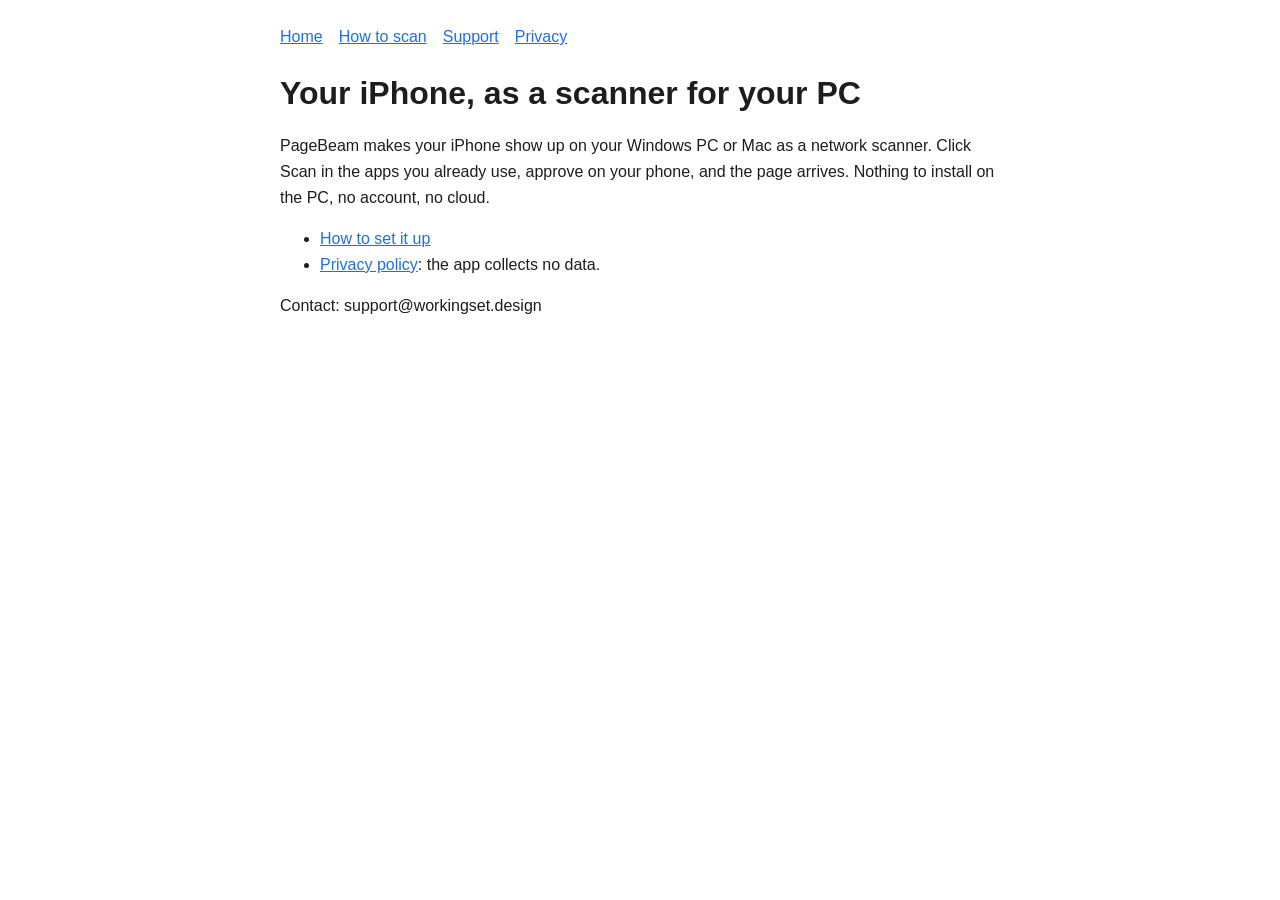
<file: index.html>
<!DOCTYPE html>
<html xmlns="http://www.w3.org/1999/xhtml" lang="en" xml:lang="en">
<head>
  <meta charset="utf-8" />
  <meta name="generator" content="pandoc" />
  <meta name="viewport" content="width=device-width, initial-scale=1.0, user-scalable=yes" />
  <title>PageBeam: use your iPhone as a scanner for your PC or Mac</title>
  <meta name="description" content="PageBeam turns your iPhone into a Wi-Fi network scanner that your Windows PC or Mac already knows how to use. No software to install, no account, no cloud." />
  <link rel="canonical" href="https://armandxc.github.io/pagebeam/" />
  <meta property="og:type" content="website" />
  <meta property="og:site_name" content="PageBeam" />
  <meta property="og:title" content="PageBeam: use your iPhone as a scanner for your PC or Mac" />
  <meta property="og:description" content="PageBeam turns your iPhone into a Wi-Fi network scanner that your Windows PC or Mac already knows how to use. No software to install, no account, no cloud." />
  <meta property="og:url" content="https://armandxc.github.io/pagebeam/" />
  <meta name="twitter:card" content="summary" />
  <style>
    code{white-space: pre-wrap;}
    span.smallcaps{font-variant: small-caps;}
    div.columns{display: flex; gap: min(4vw, 1.5em);}
    div.column{flex: auto; overflow-x: auto;}
    div.hanging-indent{margin-left: 1.5em; text-indent: -1.5em;}
    /* The extra [class] is a hack that increases specificity enough to
       override a similar rule in reveal.js */
    ul.task-list[class]{list-style: none;}
    ul.task-list li input[type="checkbox"] {
      font-size: inherit;
      width: 0.8em;
      margin: 0 0.8em 0.2em -1.6em;
      vertical-align: middle;
    }
    .display.math{display: block; text-align: center; margin: 0.5rem auto;}
  </style>
  <link rel="stylesheet" href="style.css" />
</head>
<body>
<nav><a href="index.html">Home</a><a href="how-to-scan-iphone-to-pc.html">How to scan</a><a href="support.html">Support</a><a href="privacy.html">Privacy</a></nav>
<h1 id="your-iphone-as-a-scanner-for-your-pc">Your iPhone, as a scanner
for your PC</h1>
<p>PageBeam makes your iPhone show up on your Windows PC or Mac as a network
scanner. Click Scan in the apps you already use, approve on your phone,
and the page arrives. Nothing to install on the PC, no account, no
cloud.</p>
<ul>
<li><a href="support.html">How to set it up</a></li>
<li><a href="privacy.html">Privacy policy</a>: the app collects no
data.</li>
</ul>
<p>Contact: support@workingset.design</p>
</body>
</html>
</file>
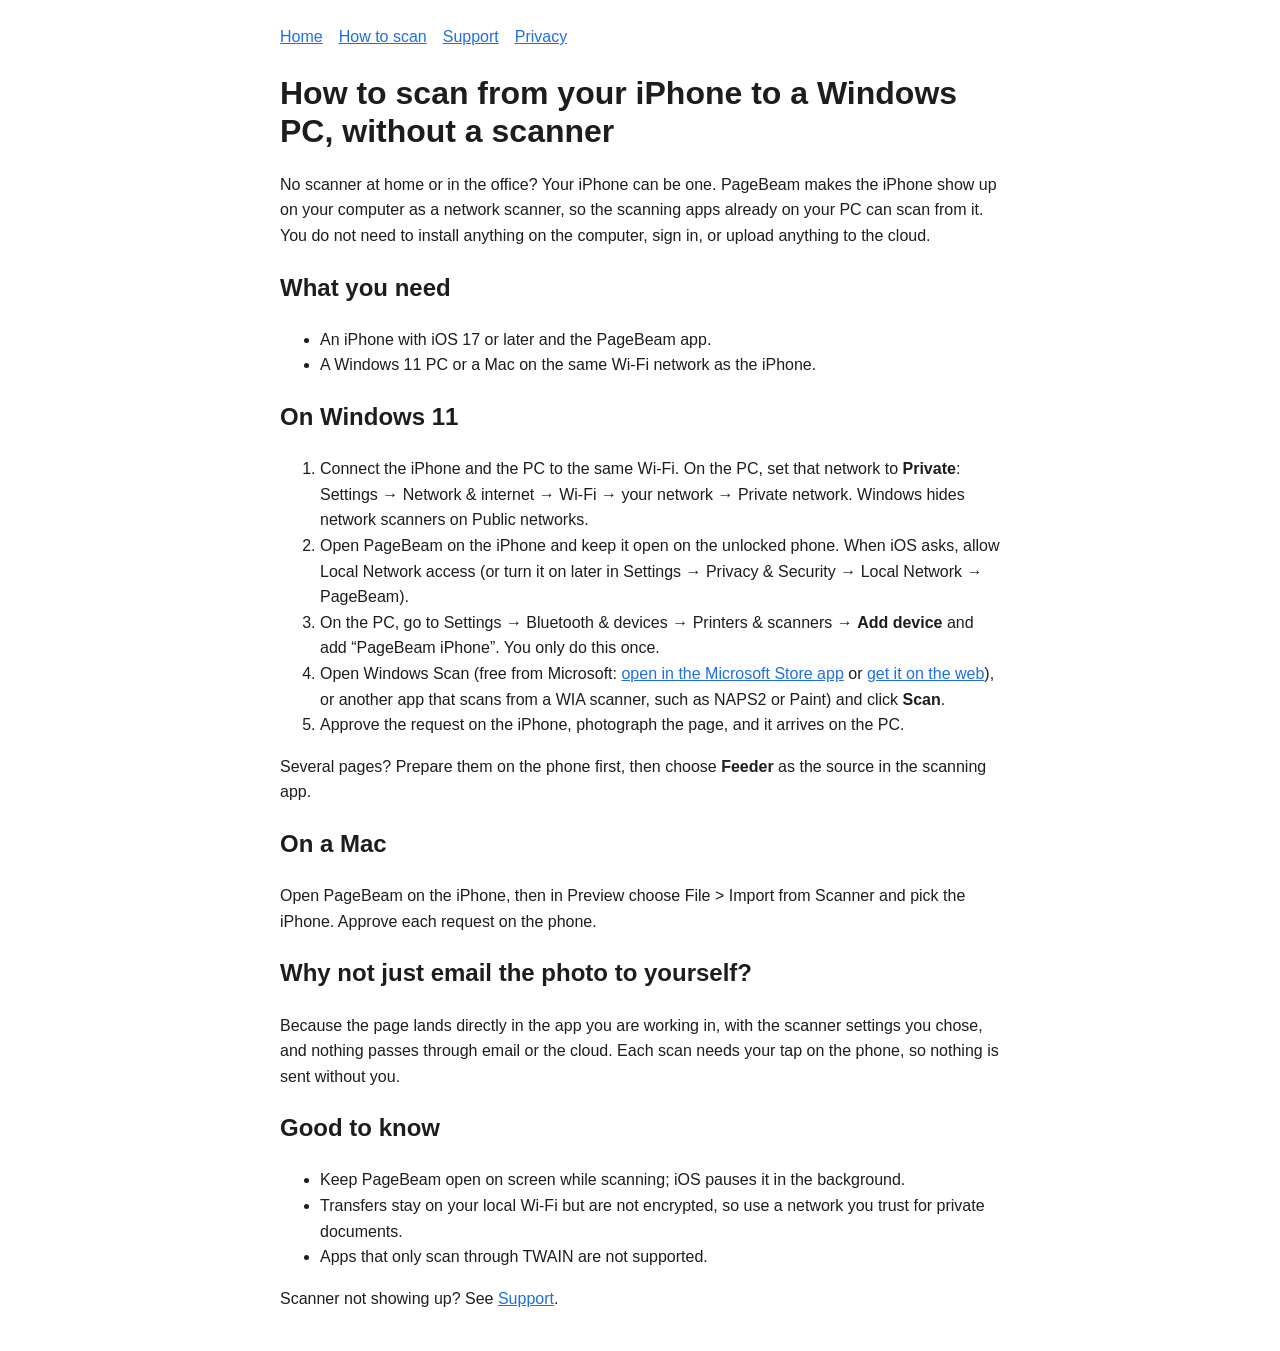
<file: how-to-scan-iphone-to-pc.html>
<!DOCTYPE html>
<html xmlns="http://www.w3.org/1999/xhtml" lang="en" xml:lang="en">
<head>
  <meta charset="utf-8" />
  <meta name="generator" content="pandoc" />
  <meta name="viewport" content="width=device-width, initial-scale=1.0, user-scalable=yes" />
  <title>How to scan from your iPhone to a Windows PC without a scanner</title>
  <meta name="description" content="Use your iPhone as a Wi-Fi scanner for Windows 11 or Mac. Add it once in Printers &amp; scanners, then click Scan in Windows Scan and approve on your phone. No PC software." />
  <link rel="canonical" href="https://armandxc.github.io/pagebeam/how-to-scan-iphone-to-pc.html" />
  <meta property="og:type" content="website" />
  <meta property="og:site_name" content="PageBeam" />
  <meta property="og:title" content="How to scan from your iPhone to a Windows PC without a scanner" />
  <meta property="og:description" content="Use your iPhone as a Wi-Fi scanner for Windows 11 or Mac. Add it once in Printers &amp; scanners, then click Scan in Windows Scan and approve on your phone. No PC software." />
  <meta property="og:url" content="https://armandxc.github.io/pagebeam/how-to-scan-iphone-to-pc.html" />
  <meta name="twitter:card" content="summary" />
  <style>
    code{white-space: pre-wrap;}
    span.smallcaps{font-variant: small-caps;}
    div.columns{display: flex; gap: min(4vw, 1.5em);}
    div.column{flex: auto; overflow-x: auto;}
    div.hanging-indent{margin-left: 1.5em; text-indent: -1.5em;}
    /* The extra [class] is a hack that increases specificity enough to
       override a similar rule in reveal.js */
    ul.task-list[class]{list-style: none;}
    ul.task-list li input[type="checkbox"] {
      font-size: inherit;
      width: 0.8em;
      margin: 0 0.8em 0.2em -1.6em;
      vertical-align: middle;
    }
    .display.math{display: block; text-align: center; margin: 0.5rem auto;}
  </style>
  <link rel="stylesheet" href="style.css" />
</head>
<body>
<nav><a href="index.html">Home</a><a href="how-to-scan-iphone-to-pc.html">How to scan</a><a href="support.html">Support</a><a href="privacy.html">Privacy</a></nav>
<h1 id="how-to-scan">How to scan from your iPhone to a Windows PC, without a scanner</h1>
<p>No scanner at home or in the office? Your iPhone can be one. PageBeam
makes the iPhone show up on your computer as a network scanner, so the
scanning apps already on your PC can scan from it. You do not need to
install anything on the computer, sign in, or upload anything to the
cloud.</p>
<h2 id="what-you-need">What you need</h2>
<ul>
<li>An iPhone with iOS 17 or later and the PageBeam app.</li>
<li>A Windows 11 PC or a Mac on the same Wi-Fi network as the
iPhone.</li>
</ul>
<h2 id="windows">On Windows 11</h2>
<ol type="1">
<li>Connect the iPhone and the PC to the same Wi-Fi. On the PC, set
that network to <strong>Private</strong>: Settings → Network &amp;
internet → Wi-Fi → your network → Private network. Windows hides network
scanners on Public networks.</li>
<li>Open PageBeam on the iPhone and keep it open on the unlocked phone.
When iOS asks, allow Local Network access (or turn it on later in
Settings → Privacy &amp; Security → Local Network → PageBeam).</li>
<li>On the PC, go to Settings → Bluetooth &amp; devices → Printers &amp;
scanners → <strong>Add device</strong> and add “PageBeam iPhone”. You
only do this once.</li>
<li>Open Windows Scan (free from Microsoft: <a
href="ms-windows-store://pdp/?productid=9WZDNCRFJ3PT">open in the
Microsoft Store app</a> or <a
href="https://apps.microsoft.com/detail/9wzdncrfj3pt">get it on the
web</a>), or another app that scans from a WIA scanner,
such as NAPS2 or Paint) and click <strong>Scan</strong>.</li>
<li>Approve the request on the iPhone, photograph the page, and it
arrives on the PC.</li>
</ol>
<p>Several pages? Prepare them on the phone first, then choose
<strong>Feeder</strong> as the source in the scanning app.</p>
<h2 id="mac">On a Mac</h2>
<p>Open PageBeam on the iPhone, then in Preview choose File &gt; Import
from Scanner and pick the iPhone. Approve each request on the phone.</p>
<h2 id="why">Why not just email the photo to yourself?</h2>
<p>Because the page lands directly in the app you are working in, with
the scanner settings you chose, and nothing passes through email or the
cloud. Each scan needs your tap on the phone, so nothing is sent without
you.</p>
<h2 id="limits">Good to know</h2>
<ul>
<li>Keep PageBeam open on screen while scanning; iOS pauses it in the
background.</li>
<li>Transfers stay on your local Wi-Fi but are not encrypted, so use a
network you trust for private documents.</li>
<li>Apps that only scan through TWAIN are not supported.</li>
</ul>
<p>Scanner not showing up? See <a href="support.html">Support</a>.</p>
</body>
</html>
</file>
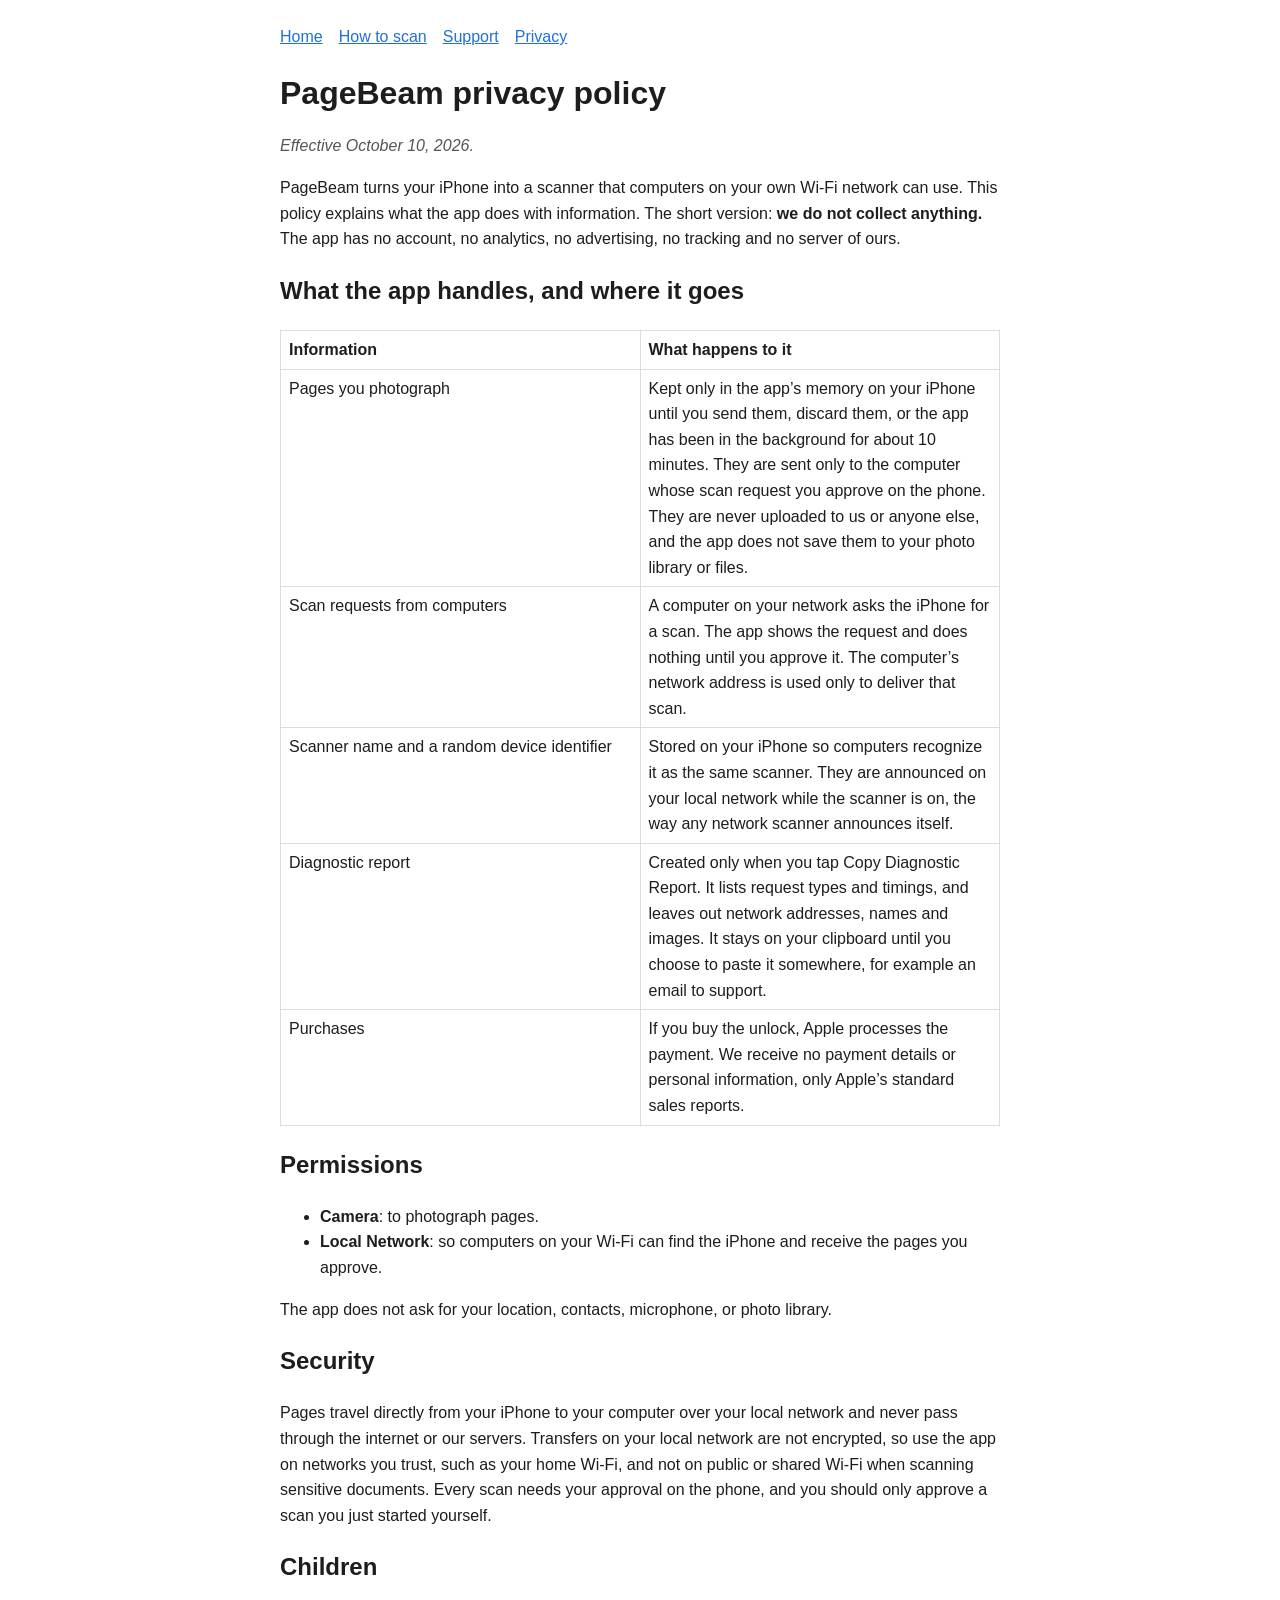
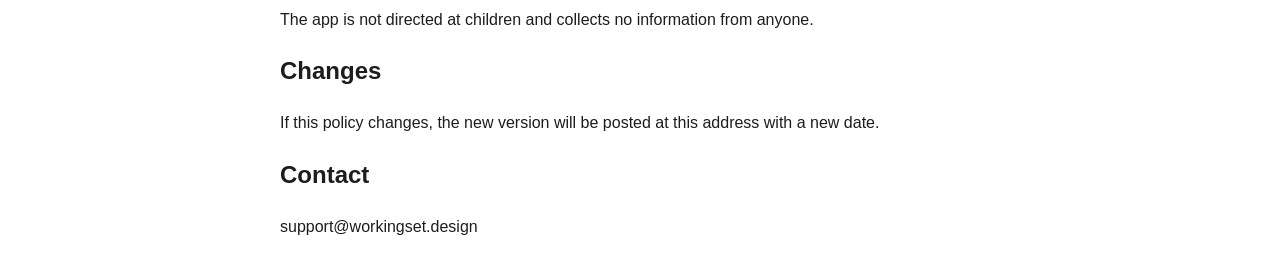
<file: privacy.html>
<!DOCTYPE html>
<html xmlns="http://www.w3.org/1999/xhtml" lang="en" xml:lang="en">
<head>
  <meta charset="utf-8" />
  <meta name="generator" content="pandoc" />
  <meta name="viewport" content="width=device-width, initial-scale=1.0, user-scalable=yes" />
  <title>PageBeam privacy policy</title>
  <meta name="description" content="PageBeam collects no data. Pages go straight from your iPhone to your computer over your local Wi-Fi." />
  <link rel="canonical" href="https://armandxc.github.io/pagebeam/privacy.html" />
  <meta property="og:type" content="website" />
  <meta property="og:site_name" content="PageBeam" />
  <meta property="og:title" content="PageBeam privacy policy" />
  <meta property="og:description" content="PageBeam collects no data. Pages go straight from your iPhone to your computer over your local Wi-Fi." />
  <meta property="og:url" content="https://armandxc.github.io/pagebeam/privacy.html" />
  <meta name="twitter:card" content="summary" />
  <style>
    code{white-space: pre-wrap;}
    span.smallcaps{font-variant: small-caps;}
    div.columns{display: flex; gap: min(4vw, 1.5em);}
    div.column{flex: auto; overflow-x: auto;}
    div.hanging-indent{margin-left: 1.5em; text-indent: -1.5em;}
    /* The extra [class] is a hack that increases specificity enough to
       override a similar rule in reveal.js */
    ul.task-list[class]{list-style: none;}
    ul.task-list li input[type="checkbox"] {
      font-size: inherit;
      width: 0.8em;
      margin: 0 0.8em 0.2em -1.6em;
      vertical-align: middle;
    }
    .display.math{display: block; text-align: center; margin: 0.5rem auto;}
  </style>
  <link rel="stylesheet" href="style.css" />
</head>
<body>
<nav><a href="index.html">Home</a><a href="how-to-scan-iphone-to-pc.html">How to scan</a><a href="support.html">Support</a><a href="privacy.html">Privacy</a></nav>
<h1 id="pagebeam-privacy-policy">PageBeam privacy policy</h1>
<p><em>Effective October 10, 2026.</em></p>
<p>PageBeam turns your iPhone into a scanner that computers on your own
Wi-Fi network can use. This policy explains what the app does with
information. The short version: <strong>we do not collect
anything.</strong> The app has no account, no analytics, no advertising,
no tracking and no server of ours.</p>
<h2 id="what-the-app-handles-and-where-it-goes">What the app handles,
and where it goes</h2>
<table>
<colgroup>
<col style="width: 50%" />
<col style="width: 50%" />
</colgroup>
<thead>
<tr class="header">
<th>Information</th>
<th>What happens to it</th>
</tr>
</thead>
<tbody>
<tr class="odd">
<td>Pages you photograph</td>
<td>Kept only in the app’s memory on your iPhone until you send them,
discard them, or the app has been in the background for about 10
minutes. They are sent only to the computer whose scan request you
approve on the phone. They are never uploaded to us or anyone else, and
the app does not save them to your photo library or files.</td>
</tr>
<tr class="even">
<td>Scan requests from computers</td>
<td>A computer on your network asks the iPhone for a scan. The app shows
the request and does nothing until you approve it. The computer’s
network address is used only to deliver that scan.</td>
</tr>
<tr class="odd">
<td>Scanner name and a random device identifier</td>
<td>Stored on your iPhone so computers recognize it as the same scanner.
They are announced on your local network while the scanner is on, the
way any network scanner announces itself.</td>
</tr>
<tr class="even">
<td>Diagnostic report</td>
<td>Created only when you tap Copy Diagnostic Report. It lists request
types and timings, and leaves out network addresses, names and images.
It stays on your clipboard until you choose to paste it somewhere, for
example an email to support.</td>
</tr>
<tr class="odd">
<td>Purchases</td>
<td>If you buy the unlock, Apple processes the payment. We receive no
payment details or personal information, only Apple’s standard sales
reports.</td>
</tr>
</tbody>
</table>
<h2 id="permissions">Permissions</h2>
<ul>
<li><strong>Camera</strong>: to photograph pages.</li>
<li><strong>Local Network</strong>: so computers on your Wi-Fi can find
the iPhone and receive the pages you approve.</li>
</ul>
<p>The app does not ask for your location, contacts, microphone, or
photo library.</p>
<h2 id="security">Security</h2>
<p>Pages travel directly from your iPhone to your computer over your
local network and never pass through the internet or our servers.
Transfers on your local network are not encrypted, so use the app on
networks you trust, such as your home Wi-Fi, and not on public or shared
Wi-Fi when scanning sensitive documents. Every scan needs your approval
on the phone, and you should only approve a scan you just started
yourself.</p>
<h2 id="children">Children</h2>
<p>The app is not directed at children and collects no information from
anyone.</p>
<h2 id="changes">Changes</h2>
<p>If this policy changes, the new version will be posted at this
address with a new date.</p>
<h2 id="contact">Contact</h2>
<p>support@workingset.design</p>
</body>
</html>
</file>
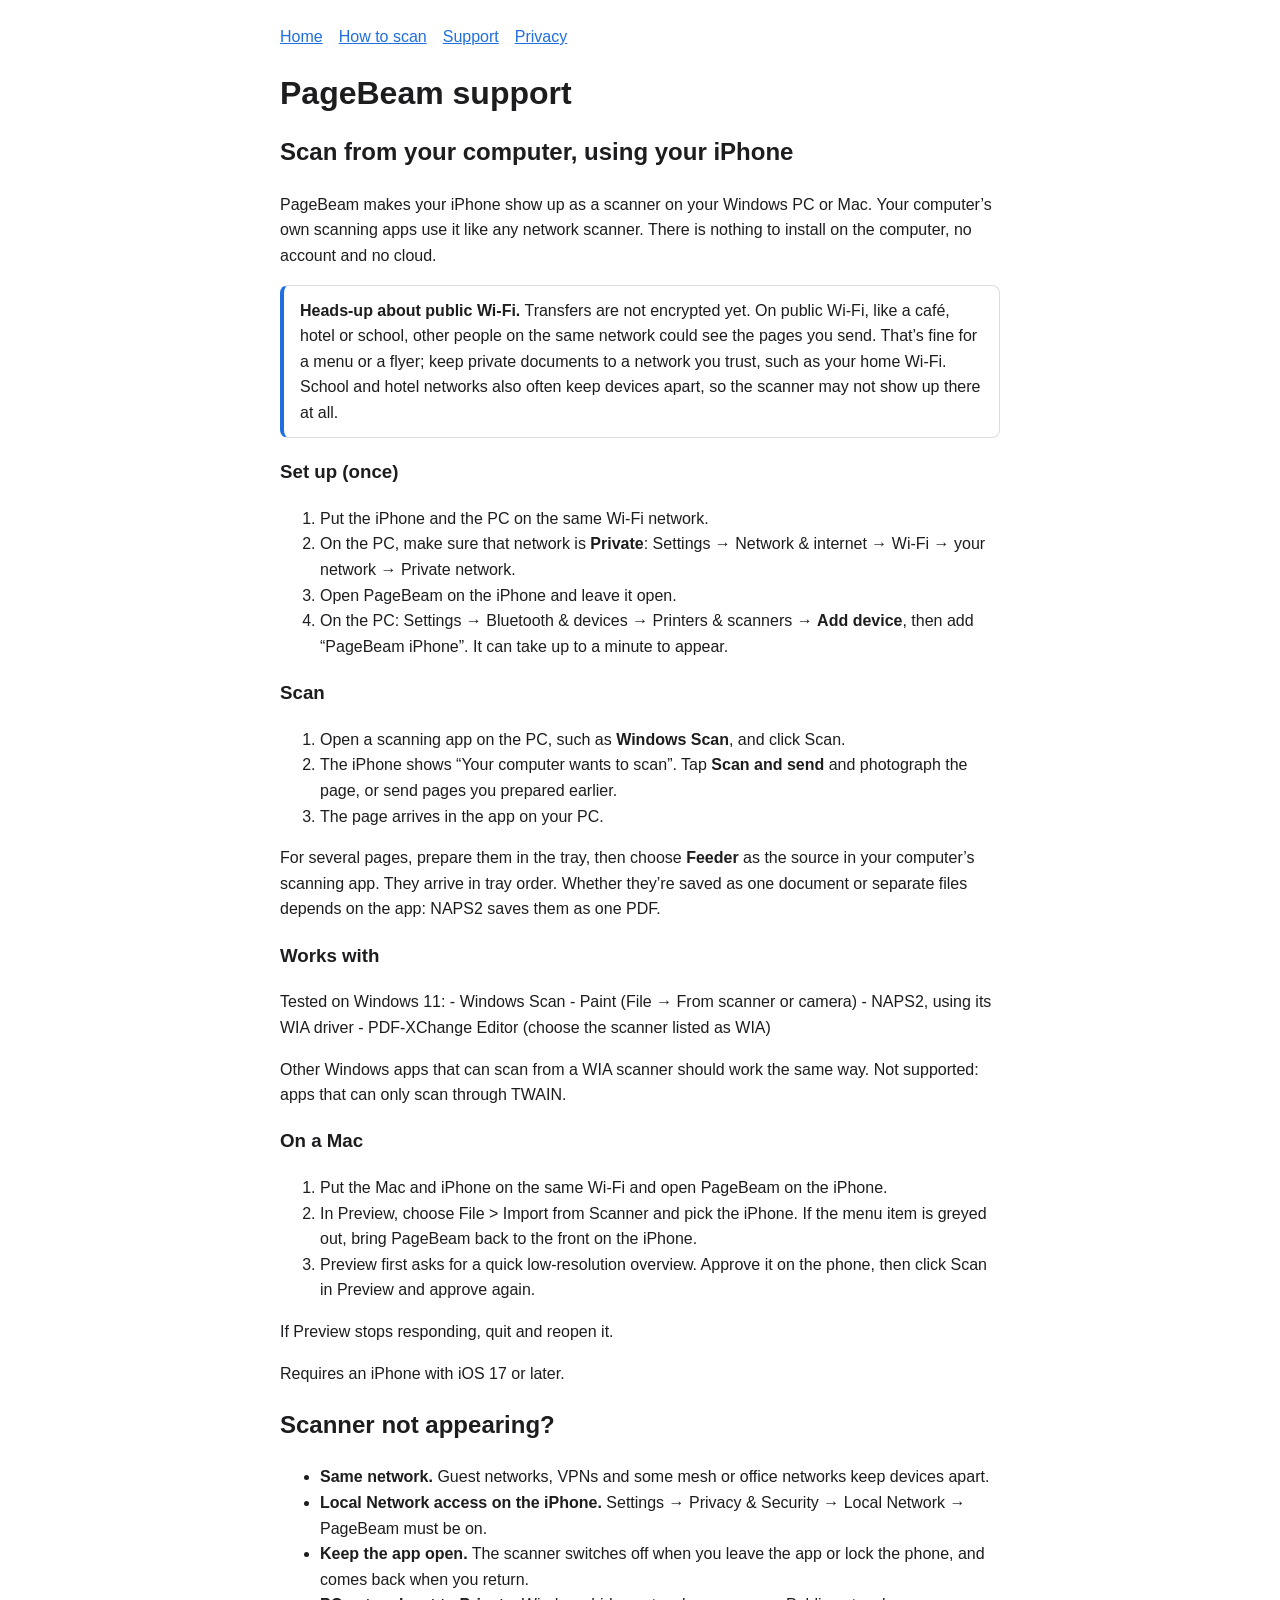
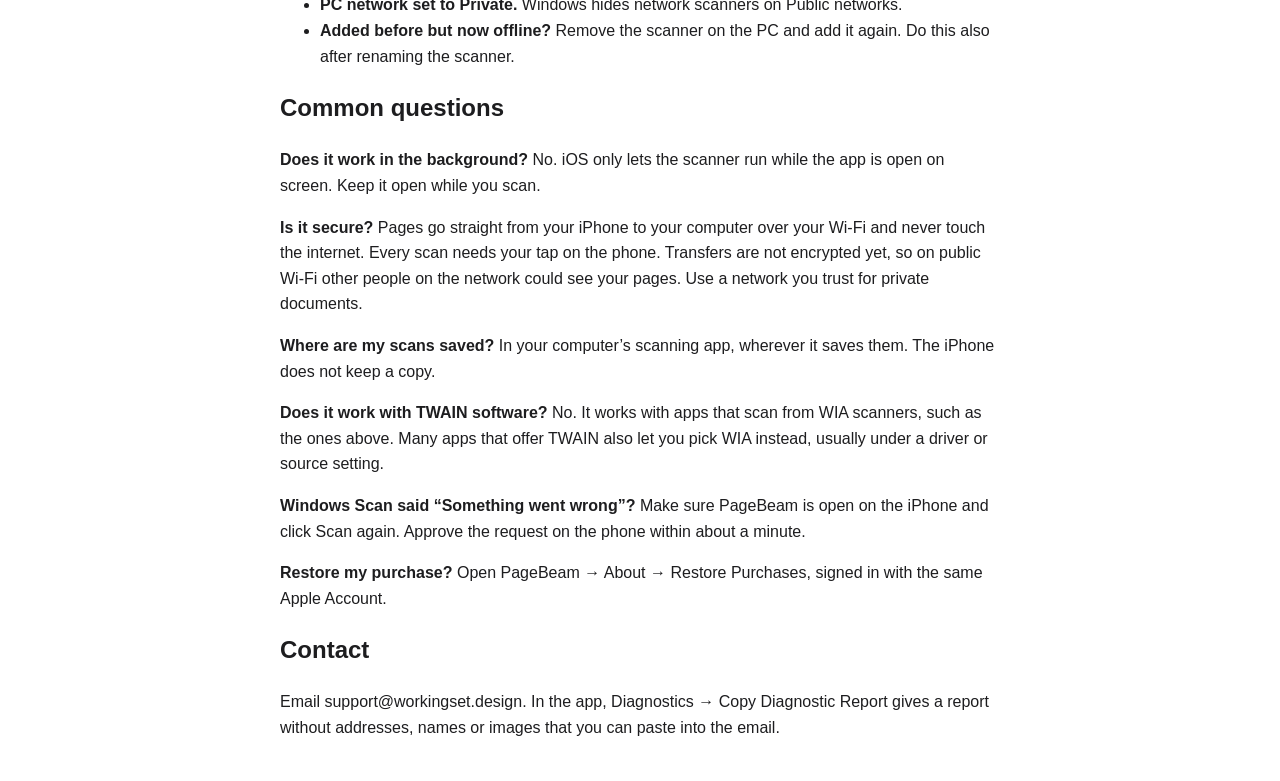
<file: support.html>
<!DOCTYPE html>
<html xmlns="http://www.w3.org/1999/xhtml" lang="en" xml:lang="en">
<head>
  <meta charset="utf-8" />
  <meta name="generator" content="pandoc" />
  <meta name="viewport" content="width=device-width, initial-scale=1.0, user-scalable=yes" />
  <title>PageBeam support: set up your iPhone as a scanner</title>
  <meta name="description" content="Set up PageBeam on Windows 11 or Mac, scan with Windows Scan, NAPS2, Paint or Preview, and fix a scanner that does not appear." />
  <link rel="canonical" href="https://armandxc.github.io/pagebeam/support.html" />
  <meta property="og:type" content="website" />
  <meta property="og:site_name" content="PageBeam" />
  <meta property="og:title" content="PageBeam support: set up your iPhone as a scanner" />
  <meta property="og:description" content="Set up PageBeam on Windows 11 or Mac, scan with Windows Scan, NAPS2, Paint or Preview, and fix a scanner that does not appear." />
  <meta property="og:url" content="https://armandxc.github.io/pagebeam/support.html" />
  <meta name="twitter:card" content="summary" />
  <style>
    code{white-space: pre-wrap;}
    span.smallcaps{font-variant: small-caps;}
    div.columns{display: flex; gap: min(4vw, 1.5em);}
    div.column{flex: auto; overflow-x: auto;}
    div.hanging-indent{margin-left: 1.5em; text-indent: -1.5em;}
    /* The extra [class] is a hack that increases specificity enough to
       override a similar rule in reveal.js */
    ul.task-list[class]{list-style: none;}
    ul.task-list li input[type="checkbox"] {
      font-size: inherit;
      width: 0.8em;
      margin: 0 0.8em 0.2em -1.6em;
      vertical-align: middle;
    }
    .display.math{display: block; text-align: center; margin: 0.5rem auto;}
  </style>
  <link rel="stylesheet" href="style.css" />
</head>
<body>
<nav><a href="index.html">Home</a><a href="how-to-scan-iphone-to-pc.html">How to scan</a><a href="support.html">Support</a><a href="privacy.html">Privacy</a></nav>
<h1 id="pagebeam-support">PageBeam support</h1>
<h2 id="scan-from-your-computer-using-your-iphone">Scan from your
computer, using your iPhone</h2>
<p>PageBeam makes your iPhone show up as a scanner on your Windows PC or
Mac. Your computer’s own scanning apps use it like any network scanner.
There is nothing to install on the computer, no account and no
cloud.</p>
<p class="note"><strong>Heads-up about public Wi-Fi.</strong> Transfers
are not encrypted yet. On public Wi-Fi, like a café, hotel or school,
other people on the same network could see the pages you send. That’s
fine for a menu or a flyer; keep private documents to a network you
trust, such as your home Wi-Fi. School and hotel networks also often
keep devices apart, so the scanner may not show up there at all.</p>
<h3 id="set-up-once">Set up (once)</h3>
<ol type="1">
<li>Put the iPhone and the PC on the same Wi-Fi network.</li>
<li>On the PC, make sure that network is <strong>Private</strong>:
Settings → Network &amp; internet → Wi-Fi → your network → Private
network.</li>
<li>Open PageBeam on the iPhone and leave it open.</li>
<li>On the PC: Settings → Bluetooth &amp; devices → Printers &amp;
scanners → <strong>Add device</strong>, then add “PageBeam iPhone”. It
can take up to a minute to appear.</li>
</ol>
<h3 id="scan">Scan</h3>
<ol type="1">
<li>Open a scanning app on the PC, such as <strong>Windows
Scan</strong>, and click Scan.</li>
<li>The iPhone shows “Your computer wants to scan”. Tap <strong>Scan and
send</strong> and photograph the page, or send pages you prepared
earlier.</li>
<li>The page arrives in the app on your PC.</li>
</ol>
<p>For several pages, prepare them in the tray, then choose
<strong>Feeder</strong> as the source in your computer’s scanning app.
They arrive in tray order. Whether they’re saved as one document or
separate files depends on the app: NAPS2 saves them as one PDF.</p>
<h3 id="works-with">Works with</h3>
<p>Tested on Windows 11: - Windows Scan - Paint (File → From scanner or
camera) - NAPS2, using its WIA driver - PDF-XChange Editor (choose the
scanner listed as WIA)</p>
<p>Other Windows apps that can scan from a WIA scanner should work the
same way. Not supported: apps that can only scan through TWAIN.</p>
<h3 id="on-a-mac">On a Mac</h3>
<ol type="1">
<li>Put the Mac and iPhone on the same Wi-Fi and open PageBeam on the
iPhone.</li>
<li>In Preview, choose File &gt; Import from Scanner and pick the
iPhone. If the menu item is greyed out, bring PageBeam back to the front
on the iPhone.</li>
<li>Preview first asks for a quick low-resolution overview. Approve it
on the phone, then click Scan in Preview and approve again.</li>
</ol>
<p>If Preview stops responding, quit and reopen it.</p>
<p>Requires an iPhone with iOS 17 or later.</p>
<h2 id="scanner-not-appearing">Scanner not appearing?</h2>
<ul>
<li><strong>Same network.</strong> Guest networks, VPNs and some mesh or
office networks keep devices apart.</li>
<li><strong>Local Network access on the iPhone.</strong> Settings →
Privacy &amp; Security → Local Network → PageBeam must be on.</li>
<li><strong>Keep the app open.</strong> The scanner switches off when
you leave the app or lock the phone, and comes back when you
return.</li>
<li><strong>PC network set to Private.</strong> Windows hides network
scanners on Public networks.</li>
<li><strong>Added before but now offline?</strong> Remove the scanner on
the PC and add it again. Do this also after renaming the scanner.</li>
</ul>
<h2 id="common-questions">Common questions</h2>
<p><strong>Does it work in the background?</strong> No. iOS only lets
the scanner run while the app is open on screen. Keep it open while you
scan.</p>
<p><strong>Is it secure?</strong> Pages go straight from your iPhone to
your computer over your Wi-Fi and never touch the internet. Every scan
needs your tap on the phone. Transfers are not encrypted yet, so on
public Wi-Fi other people on the network could see your pages. Use a
network you trust for private documents.</p>
<p><strong>Where are my scans saved?</strong> In your computer’s
scanning app, wherever it saves them. The iPhone does not keep a
copy.</p>
<p><strong>Does it work with TWAIN software?</strong> No. It works with
apps that scan from WIA scanners, such as the ones above. Many apps that
offer TWAIN also let you pick WIA instead, usually under a driver or
source setting.</p>
<p><strong>Windows Scan said “Something went wrong”?</strong> Make sure
PageBeam is open on the iPhone and click Scan again. Approve the request
on the phone within about a minute.</p>
<p><strong>Restore my purchase?</strong> Open PageBeam → About → Restore
Purchases, signed in with the same Apple Account.</p>
<h2 id="contact">Contact</h2>
<p>Email support@workingset.design. In the app, Diagnostics → Copy
Diagnostic Report gives a report without addresses, names or images that
you can paste into the email.</p>
</body>
</html>
</file>
<file: style.css>
:root{--bg:#fff;--fg:#1d1d1f;--muted:#555;--accent:#1f6fe0;--line:#ddd}
@media (prefers-color-scheme:dark){:root{--bg:#111;--fg:#eee;--muted:#aaa;--accent:#5b9cff;--line:#333}}
body{background:var(--bg);color:var(--fg);font:16px/1.6 -apple-system,BlinkMacSystemFont,"Segoe UI",sans-serif;max-width:720px;margin:0 auto;padding:24px 16px}
a{color:var(--accent)}h1{line-height:1.2}table{border-collapse:collapse;width:100%}td,th{border:1px solid var(--line);padding:6px 8px;text-align:left;vertical-align:top}
nav{margin-bottom:24px}nav a{margin-right:16px}em{color:var(--muted)}
.note{border:1px solid var(--line);border-left:4px solid var(--accent);border-radius:8px;padding:12px 16px}
</file>
